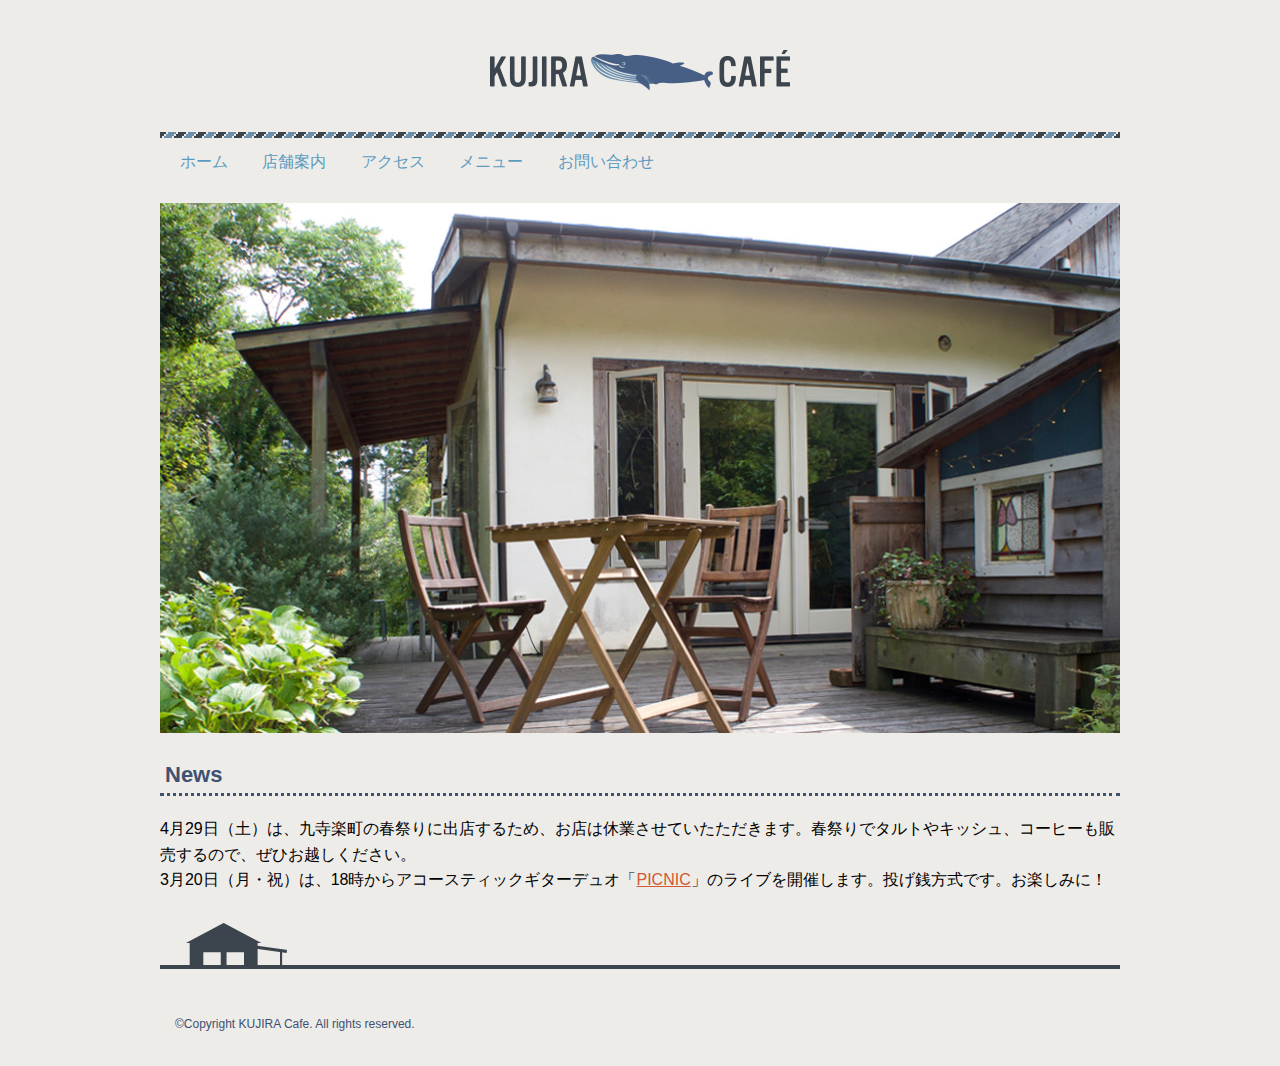
<file: index.html>
<!DOCTYPE html>
<html lang="ja">
<head>
  <meta charset="UTF-8">
  <meta name="viewport" content="width=device-width, initial-scale=1.0">
  <meta http-equiv="X-UA-Compatible" content="ie=edge">
  <title>KUJIRA Cafeへようこそ</title>
  <link rel="stylesheet" href="css/style.css">
</head>
<body>
  <div class="wrapper">
    <header class="header">
      <h1 class="logo"><a href="index.html"><img src="images/logo.png" alt="KUJIRA Cafe"></a></h1>
      <nav class="nav">
        <ul>
          <li><a href="index.html">ホーム</a></li>
          <li><a href="about.html">店舗案内</a></li>
          <li><a href="access.html">アクセス</a></li>
          <li><a href="menu.html">メニュー</a></li>
          <li><a href="contact.html">お問い合わせ</a></li>
        </ul>
      </nav>
    </header>
    <div class="keyvisual">
      <img src="images/keyvisual.jpg" alt="">
    </div>
    <main>
      <h2 id="news">News</h2>
      <p class="news-item">4月29日（土）は、九寺楽町の春祭りに出店するため、お店は休業させていたただきます。春祭りでタルトやキッシュ、コーヒーも販売するので、ぜひお越しください。</p>
      <p class="news-item">3月20日（月・祝）は、18時からアコースティックギターデュオ「<a href="http://www.sbcr.jp" target="_blank">PICNIC</a>」のライブを開催します。投げ銭方式です。お楽しみに！</p>
    </main>
    <footer class="footer">
      <p>&copy;Copyright KUJIRA Cafe. All rights reserved.</p>
    </footer>
  </div> 
</body>
</html>
</file>
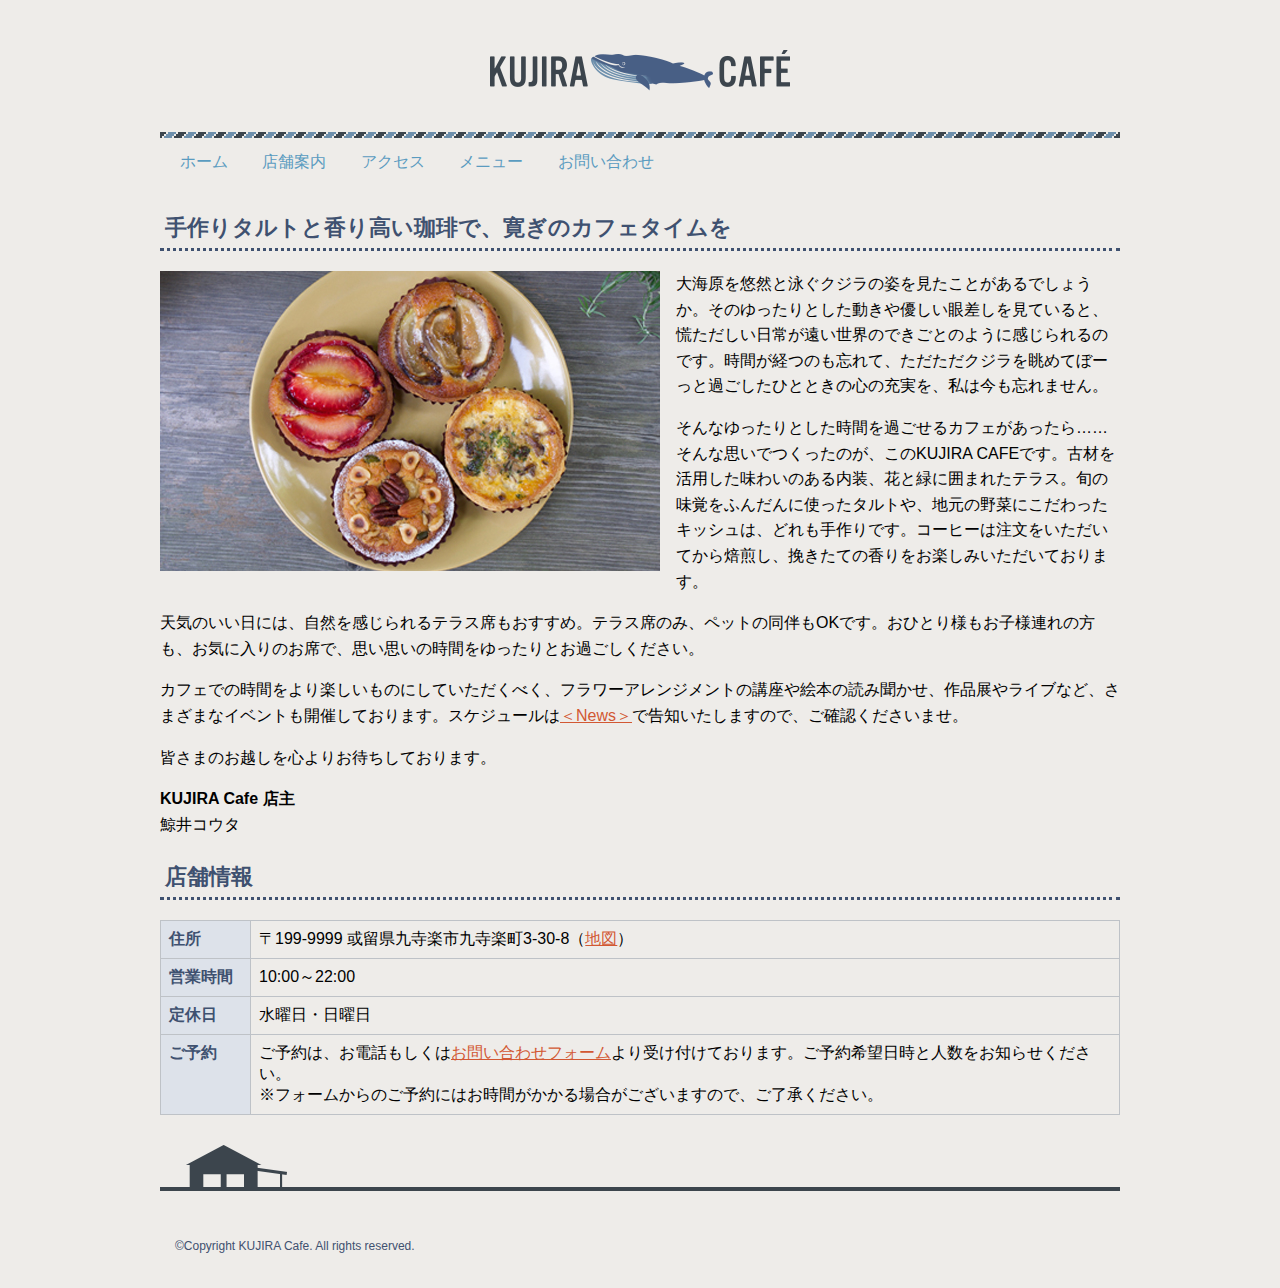
<file: about.html>
<!DOCTYPE html>
<html lang="ja">
<head>
  <meta charset="UTF-8">
  <meta name="viewport" content="width=device-width, initial-scale=1.0">
  <meta http-equiv="X-UA-Compatible" content="ie=edge">
  <title>KUJIRA Cafeについて | KUJIRA Cafe</title>
  <link rel="stylesheet" href="css/style.css">
</head>
<body>
  <div class="wrapper">
    <header class="header">
      <h1 class="logo"><a href="index.html"><img src="images/logo.png" alt="KUJIRA Cafe"></a></h1>
      <nav class="nav">
        <ul>
          <li><a href="index.html">ホーム</a></li>
          <li><a href="about.html">店舗案内</a></li>
          <li><a href="access.html">アクセス</a></li>
          <li><a href="menu.html">メニュー</a></li>
          <li><a href="contact.html">お問い合わせ</a></li>
        </ul>
      </nav>
    </header>
    <div class="keyvisual">
    </div>
    <main>
      <h2>手作りタルトと香り高い珈琲で、寛ぎのカフェタイムを</h2>
      <p><img src="images/about-photo.jpg" alt="タルトの写真" class="shop-photo">大海原を悠然と泳ぐクジラの姿を見たことがあるでしょうか。そのゆったりとした動きや優しい眼差しを見ていると、慌ただしい日常が遠い世界のできごとのように感じられるのです。時間が経つのも忘れて、ただただクジラを眺めてぼーっと過ごしたひとときの心の充実を、私は今も忘れません。</p>
      <p>そんなゆったりとした時間を過ごせるカフェがあったら……そんな思いでつくったのが、このKUJIRA
      CAFEです。古材を活用した味わいのある内装、花と緑に囲まれたテラス。旬の味覚をふんだんに使ったタルトや、地元の野菜にこだわったキッシュは、どれも手作りです。コーヒーは注文をいただいてから焙煎し、挽きたての香りをお楽しみいただいております。</p>
      <p>天気のいい日には、自然を感じられるテラス席もおすすめ。テラス席のみ、ペットの同伴もOKです。おひとり様もお子様連れの方も、お気に入りのお席で、思い思いの時間をゆったりとお過ごしください。</p>
      <p>カフェでの時間をより楽しいものにしていただくべく、フラワーアレンジメントの講座や絵本の読み聞かせ、作品展やライブなど、さまざまなイベントも開催しております。スケジュールは<a href="index.html#news">＜News＞</a>で告知いたしますので、ご確認くださいませ。</p>
      <p>皆さまのお越しを心よりお待ちしております。</p>

      <p><strong>KUJIRA Cafe 店主</strong><br>
        鯨井コウタ</p>

      <h2 class="clear">店舗情報</h2>
      <table class="info">
        <tr>
          <th>住所</th>
          <td>〒199-9999 或留県九寺楽市九寺楽町3-30-8（<a href="access.html">地図</a>）</td>
        </tr>
        <tr>
          <th>営業時間</th>
          <td>10:00～22:00</td>
        </tr>
        <tr>
          <th>定休日</th>
          <td>水曜日・日曜日</td>
        </tr>
        <tr>
          <th>ご予約</th>
          <td>ご予約は、お電話もしくは<a href="contact.html">お問い合わせフォーム</a>より受け付けております。ご予約希望日時と人数をお知らせください。<br>
          ※フォームからのご予約にはお時間がかかる場合がございますので、ご了承ください。</td>
        </tr>
      </table>
    </main>
    <footer class="footer">
      <p>&copy;Copyright KUJIRA Cafe. All rights reserved.</p>
    </footer>
  </div> 
</body>
</html>
</file>
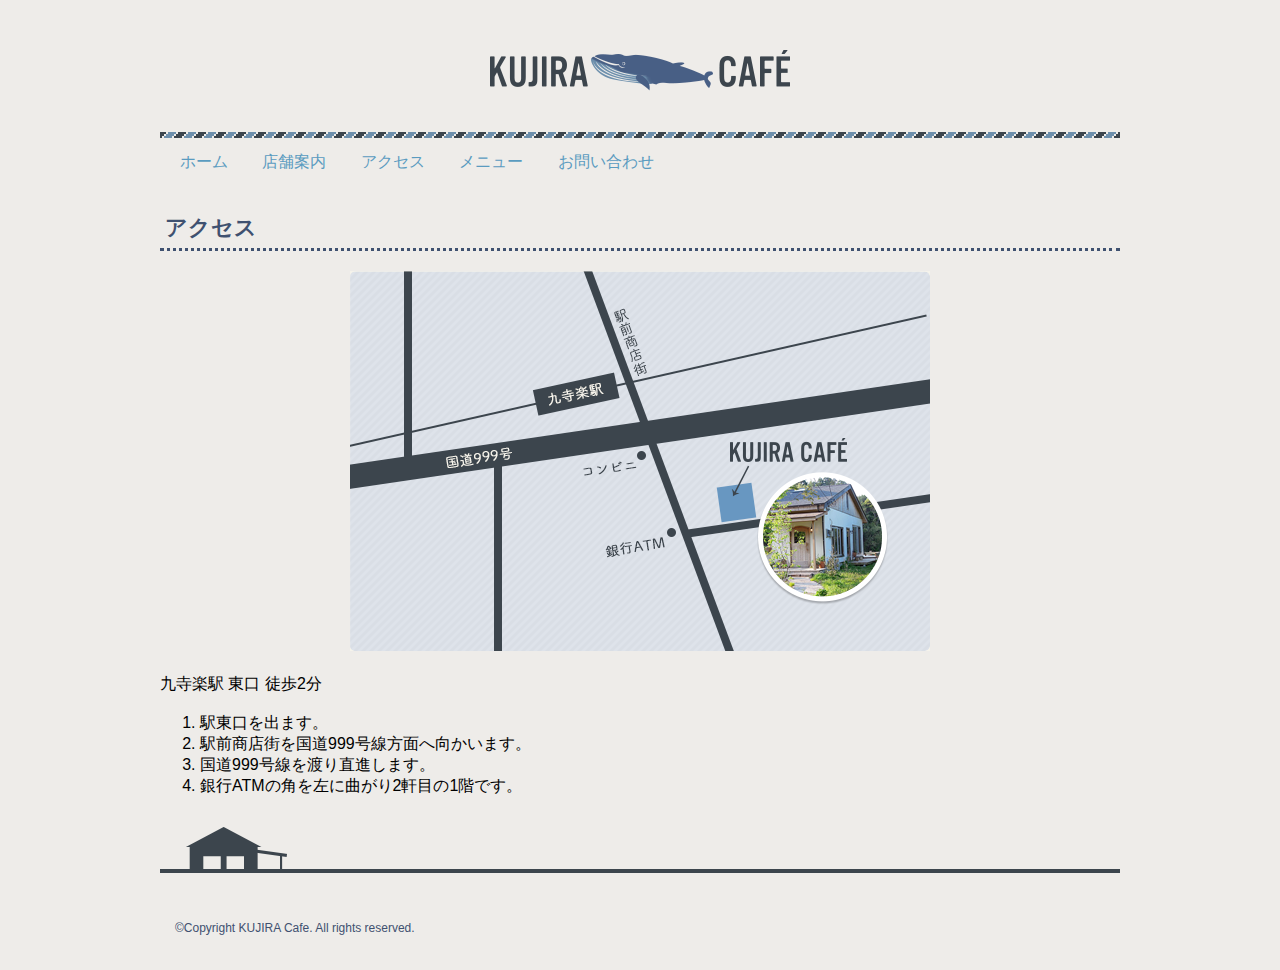
<file: access.html>
<!DOCTYPE html>
<html lang="ja">
<head>
  <meta charset="UTF-8">
  <meta name="viewport" content="width=device-width, initial-scale=1.0">
  <meta http-equiv="X-UA-Compatible" content="ie=edge">
  <title>アクセス | KUJIRA Cafe</title>
  <link rel="stylesheet" href="css/style.css">
</head>
<body>
  <div class="wrapper">
    <header class="header">
      <h1 class="logo"><a href="index.html"><img src="images/logo.png" alt="KUJIRA Cafe"></a></h1>
      <nav class="nav">
        <ul>
          <li><a href="index.html">ホーム</a></li>
          <li><a href="about.html">店舗案内</a></li>
          <li><a href="access.html">アクセス</a></li>
          <li><a href="menu.html">メニュー</a></li>
          <li><a href="contact.html">お問い合わせ</a></li>
        </ul>
      </nav>
    </header>
    <div class="keyvisual">
      
    </div>
    <main>
      <h2>アクセス</h2>
      <div class="map"><img src="images/map.png" alt="地図"></div>
      <p>九寺楽駅 東口 徒歩2分</p>
      <ol>
        <li>駅東口を出ます。</li>
        <li>駅前商店街を国道999号線方面へ向かいます。</li>
        <li>国道999号線を渡り直進します。</li>
        <li>銀行ATMの角を左に曲がり2軒目の1階です。</li>
      </ol>
      </main>
    <footer class="footer">
      <p>&copy;Copyright KUJIRA Cafe. All rights reserved.</p>
    </footer>
  </div> 
</body>
</html>
</file>
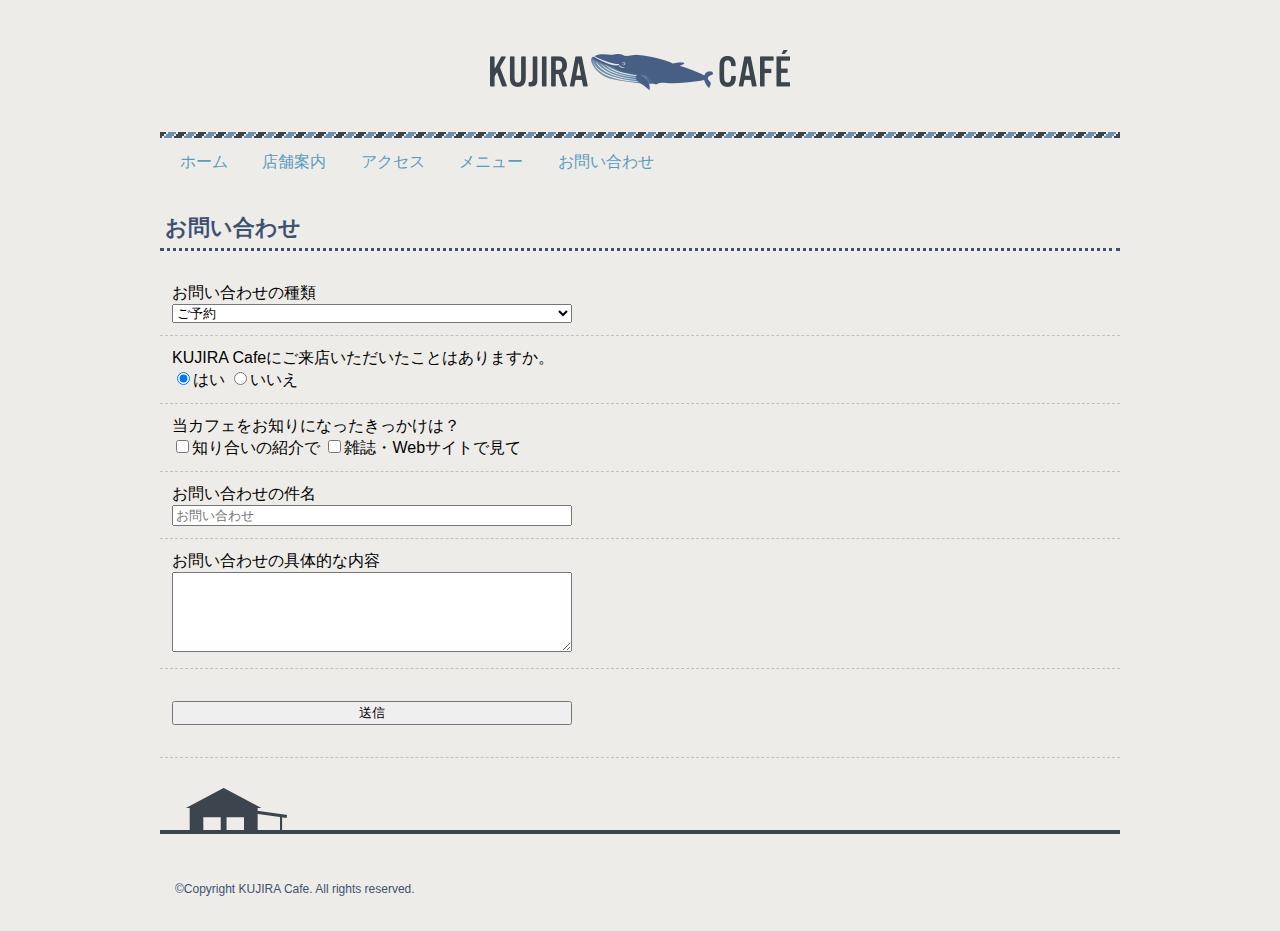
<file: contact.html>
<!DOCTYPE html>
<html lang="ja">
<head>
  <meta charset="UTF-8">
  <meta name="viewport" content="width=device-width, initial-scale=1.0">
  <meta http-equiv="X-UA-Compatible" content="ie=edge">
  <title>お問い合わせ | KUJIRA Cafe</title>
  <link rel="stylesheet" href="css/style.css">
</head>
<body>
  <div class="wrapper">
    <header class="header">
      <h1 class="logo"><a href="index.html"><img src="images/logo.png" alt="KUJIRA Cafe"></a></h1>
      <nav class="nav">
        <ul>
          <li><a href="index.html">ホーム</a></li>
          <li><a href="about.html">店舗案内</a></li>
          <li><a href="access.html">アクセス</a></li>
          <li><a href="menu.html">メニュー</a></li>
          <li><a href="contact.html">お問い合わせ</a></li>
        </ul>
      </nav>
    </header>
    <div class="keyvisual">
      
    </div>
    <main>
      <h2>お問い合わせ</h2>
      <form method="GET" action="result.html">
        <div>
          <label for="kind">お問い合わせの種類</label><br>
          <select id="kind" name="kind">
            <option value="reservation">ご予約</option>
            <option value="event">イベントについて</option>
            <option value="contract">その他のお問い合わせ</option>
          </select>
        </div>
        <div>
          KUJIRA Cafeにご来店いただいたことはありますか。<br>
          <label><input type="radio" name="first" value="yes" checked>はい</label>
          <label><input type="radio" name="first" value="no">いいえ</label>
        </div>
        <div>
          当カフェをお知りになったきっかけは？<br>
          <label><input type="checkbox" name="how" value="friends">知り合いの紹介で</label>
          <label><input type="checkbox" name="how" value="magazine">雑誌・Webサイトで見て</label>
        </div>
        <div>
          <label>お問い合わせの件名<br>
          <input type="text" name="subject" placeholder="お問い合わせ"></label>
        </div>
        <div>
          <label>お問い合わせの具体的な内容<br>
          <textarea name="message"></textarea></label>
        </div>
        <div>
          <input type="submit" name="submit" value="送信">
        </div>
      </form>
    </main>
    <footer class="footer">
      <p>&copy;Copyright KUJIRA Cafe. All rights reserved.</p>
    </footer>
  </div> 
</body>
</html>
</file>
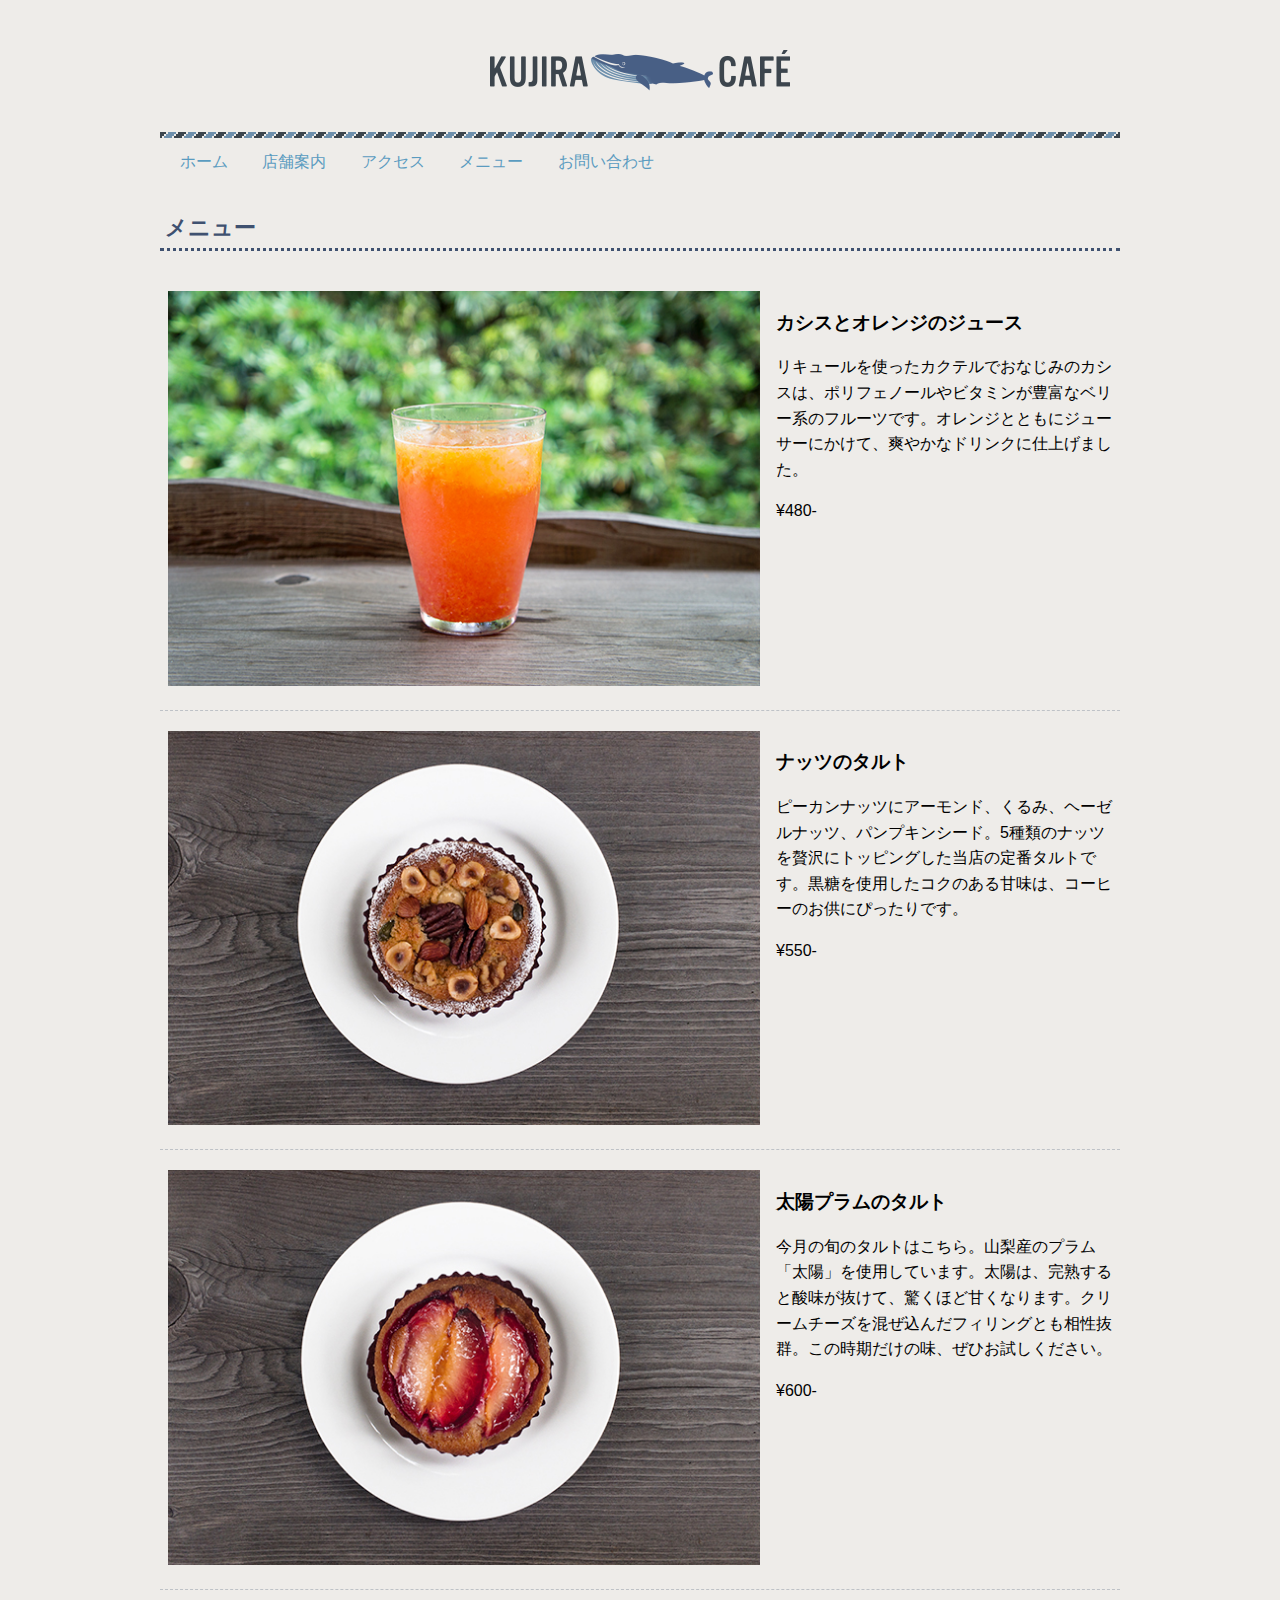
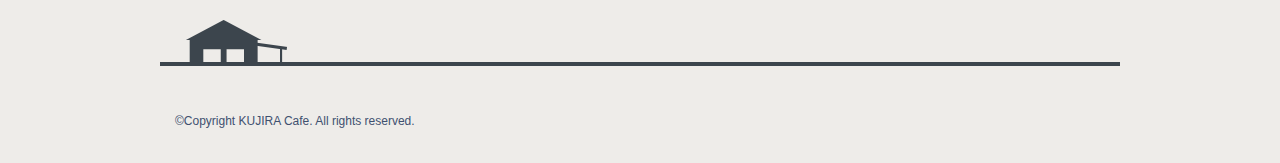
<file: menu.html>
<!DOCTYPE html>
<html lang="ja">
<head>
  <meta charset="UTF-8">
  <meta name="viewport" content="width=device-width, initial-scale=1.0">
  <meta http-equiv="X-UA-Compatible" content="ie=edge">
  <title>メニュー | KUJIRA Cafe</title>
  <link rel="stylesheet" href="css/style.css">
</head>
<body>
  <div class="wrapper">
    <header class="header">
      <h1 class="logo"><a href="index.html"><img src="images/logo.png" alt="KUJIRA Cafe"></a></h1>
      <nav class="nav">
        <ul>
          <li><a href="index.html">ホーム</a></li>
          <li><a href="about.html">店舗案内</a></li>
          <li><a href="access.html">アクセス</a></li>
          <li><a href="menu.html">メニュー</a></li>
          <li><a href="contact.html">お問い合わせ</a></li>
        </ul>
      </nav>
    </header>
    <div class="keyvisual">
      
    </div>
    <main>
      <h2>メニュー</h2>
      <div class="menu-block">
        <div class="menu-item">
          <div class="menu-photo">
            <img src="images/menu-photo1.jpg" alt="">
          </div>
          <div class="menu-text">
            <h3>カシスとオレンジのジュース</h3>
            <p>リキュールを使ったカクテルでおなじみのカシスは、ポリフェノールやビタミンが豊富なベリー系のフルーツです。オレンジとともにジューサーにかけて、爽やかなドリンクに仕上げました。</p>
            <p>&yen;480-</p>
          </div>
        </div>
        <div class="menu-item">
          <div class="menu-photo">
            <img src="images/menu-photo2.jpg" alt="">
          </div>
          <div class="menu-text">
            <h3>ナッツのタルト</h3>
            <p>ピーカンナッツにアーモンド、くるみ、ヘーゼルナッツ、パンプキンシード。5種類のナッツを贅沢にトッピングした当店の定番タルトです。黒糖を使用したコクのある甘味は、コーヒーのお供にぴったりです。</p>
            <p>&yen;550-</p>
          </div>
        </div>
        <div class="menu-item">
          <div class="menu-photo">
            <img src="images/menu-photo3.jpg" alt="">
          </div>
          <div class="menu-text">
            <h3>太陽プラムのタルト</h3>
            <p>今月の旬のタルトはこちら。山梨産のプラム「太陽」を使用しています。太陽は、完熟すると酸味が抜けて、驚くほど甘くなります。クリームチーズを混ぜ込んだフィリングとも相性抜群。この時期だけの味、ぜひお試しください。</p>
            <p>&yen;600-</p>
          </div>
        </div>
      </div>
    </main>
    <footer class="footer">
      <p>&copy;Copyright KUJIRA Cafe. All rights reserved.</p>
    </footer>
  </div> 
</body>
</html>
</file>
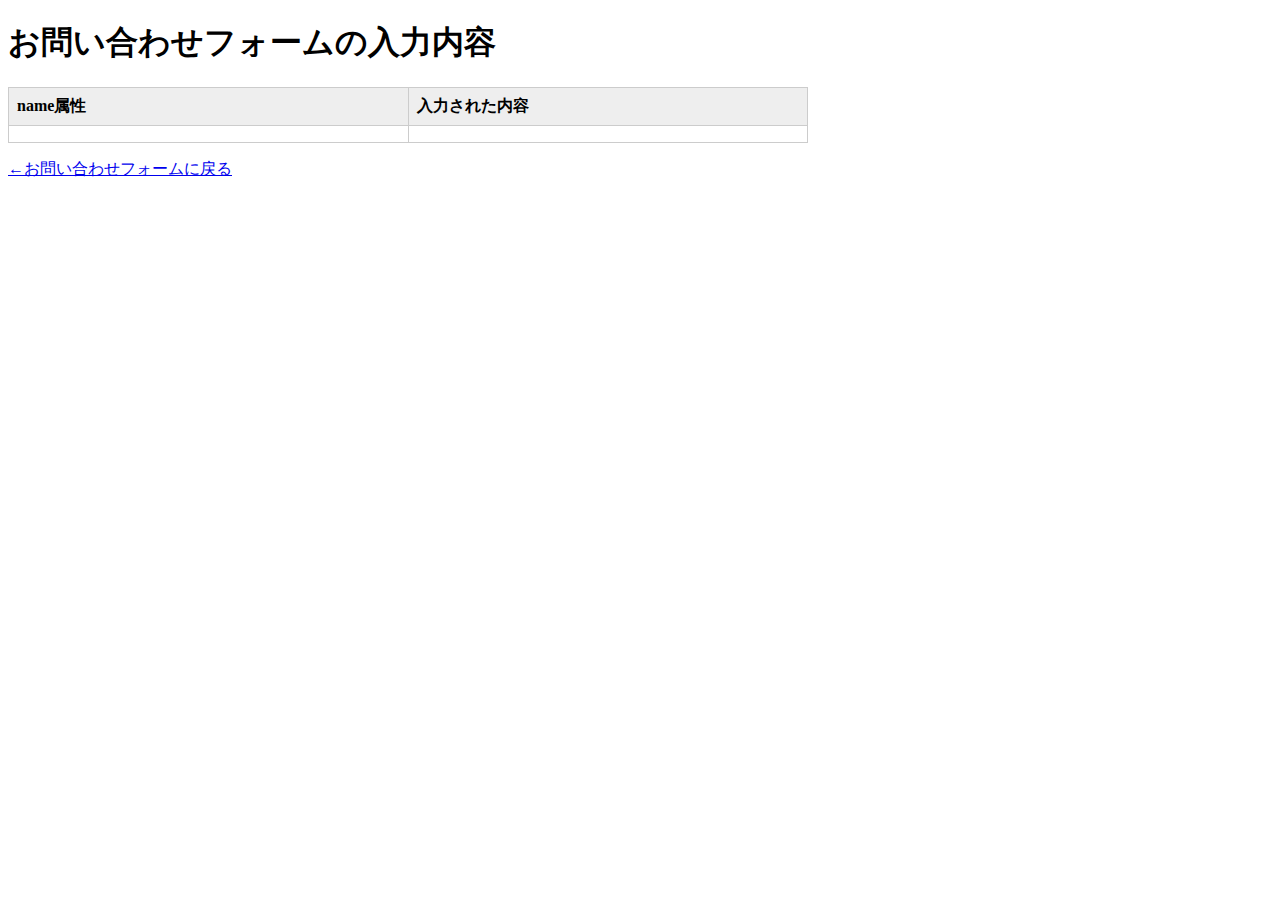
<file: result.html>
<!doctype html>
<html>
<head>
<meta charset="UTF-8">
<meta name="viewport" content="width=device-width, initial-scale=1">
<title>お問い合わせの入力内容</title>
<style>
#result {
	border: 1px solid #cccccc;
	border-collapse: collapse;
	width: 100%;
	max-width: 800px;
}
th, td {
	padding: 0.5em;
	border: 1px solid #cccccc;
	text-align: left;
	vertical-align: top;
}
th {
	width: 100px;
	background-color: #eeeeee;
}
</style>

</head>
<body>
<h1>お問い合わせフォームの入力内容</h1>
<table id="result">
	<tbody id="test">
	<tr><th>name属性</th><th>入力された内容</th></tr>
	</tbody>
</table>
<p><a href="contact.html">←お問い合わせフォームに戻る</a></p>

<script>
'use strict';

{
	window.addEventListener('DOMContentLoaded', function(){
		var params = decodeURI(location.search);
		params = params.substring(1);
		var paramArray = [];
		paramArray = params.split("&");
		var tableContent = "";
		paramArray.forEach(function(item, index){
			var keyValue = [];
			keyValue = item.split("=");
			var tr = document.createElement("tr");
			var tdName = document.createElement("td");
			tdName.textContent = keyValue[0];
			var tdValue = document.createElement("td");
			tdValue.textContent = keyValue[1];
			tr.appendChild(tdName);
			tr.appendChild(tdValue);
			var e = document.getElementById("test");
			e.appendChild(tr);
		});
	});
}
</script>
</body>
</html>
</file>
<file: css/style.css>
@charset "UTF-8";

html {
  font-family: sans-serif;
}

html * {
  box-sizing: border-box;
}

body {
  margin: 0 0 0 0;
  background-color: #eeece9;
}

.wrapper {
  margin: 0 auto 0 auto;
  max-width: 960px;
}

h2 {
  color: #3f5170;
  font-size: 22px;
  border-bottom: 3px dotted #3f5170;
  margin: 20px 0px 20px 0px;
  padding: 5px;
}

p {
  line-height: 1.6;
}

a:link {
  color: #d25833;
}

a:visited {
  color: #d25833;
}

a:hover {
  color: #e3937a;
}

a:active {
  color: #ff6a3b;
}

img {
	max-width: 100%;
	height: auto;
}

.logo {
  margin: 50px 0px 40px 0px;
  line-height: 0;
  text-align: center;
}

.nav li {
  display: inline;
  list-style-type: none;
  padding-right: 30px;
}

.nav ul {
  margin: 0px;
  padding: 20px 10px 15px 20px;
  background-image: url(../images/menu-bg.png);
  background-repeat: repeat-x;
}

.nav a:link {
  color: #3c454d;
  text-decoration: none;
}

.nav a:visited {
  color: #3c454d;
  text-decoration: none;
}

.nav a:hover {
  color: #7b8dac;
  text-decoration: none;
}

.nav a:link {
  color: #5a9bc0;
  text-decoration: none;
}

.footer {
  background-image: url(../images/footer-bg.png);
  background-repeat: no-repeat;
  margin-top: 30px;
  padding: 80px 15px 20px 15px;
  font-size: 12px;
  color: #3f5170;
}

.keyvisual {
  margin: 15px 0 0 0;
}

.news-item {
  margin: 0;
}

.shop-photo {
  float: left;
  padding: 0 1em 1em 0;
}

.clear {
  clear: both;
}

.info {
  border-collapse: collapse;
}

.info th, .info td {
  padding: 8px;
  border: 1px solid #bec2c7;
  text-align: left;
}

.info th {
  background-color: #dde2ea;
  width: 90px;
  color: #3f5170;
  vertical-align: top;
}

.menu-item {
  display: flex;
  border-bottom: 1px dashed #bec2c7;
  padding: 20px 8px;
}

.menu-photo {
  margin-right: 16px;
  flex: 1 1 auto;
}

.menu-text {
  flex: 0 0 336px;
}

.map {
  text-align: center;
}

form div {
	padding:12px;
	border-bottom: 1px dashed #bec2c7;
}

select {
	width: 30em;
}

input[name="subject"] {
	width:30em;
}

textarea {
	width: 30em;
	height: 6em;
}

input[type="submit"] {
	margin: 20px 0;
	width: 30em;
}

@media (max-width: 767px) {
	.wrapper {
		margin: 0 8px;
  }
  
	.logo {
		margin: 30px 0;
  }
  
	.logo img {
		width: 200px;
  }
  
	.nav {	
		background-color: #dfddda;
  }
  
	.nav li {
		display: block;
	}

	.menu-item {
		display: block;
  }
  
	.menu-photo {
		margin-right: 0;
		width: 100%;
  }
  
	.menu-text {
		width: 100%;
	}

	select {
		width: 100%;
  }
  
	input[name="subject"] {
		width: 100%;
  }
  
	textarea {
		width: 100%;
  }
  
	input[type="submit"] {
		margin: 20px 0;
		width: 100%;
	}	
}
</file>
